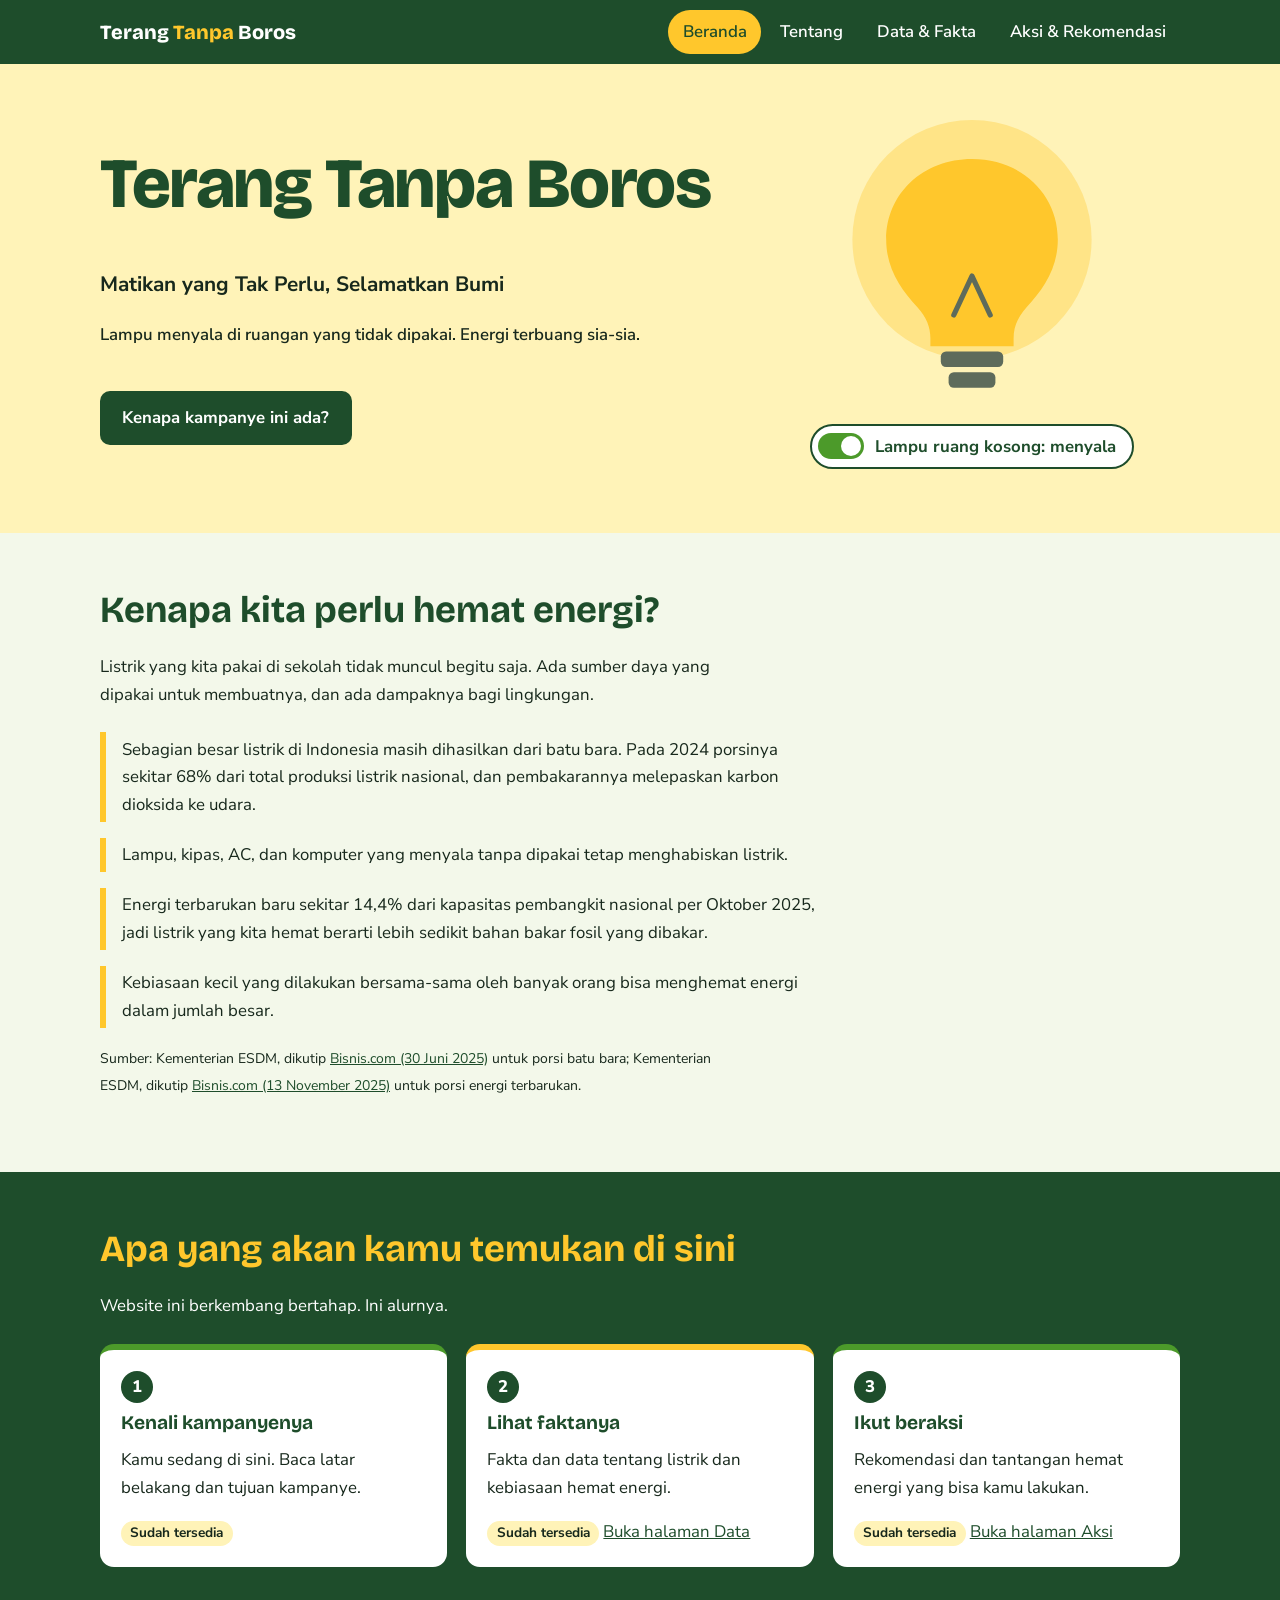
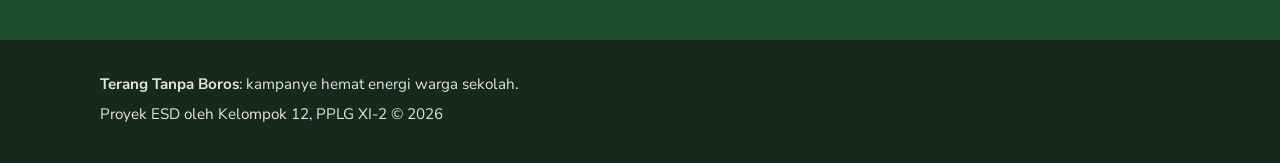
<file: index.html>
<!DOCTYPE html>
<html lang="id">
<head>
<meta charset="UTF-8">
<meta name="viewport" content="width=device-width, initial-scale=1">
<title>Beranda | Terang Tanpa Boros</title>
<meta name="description" content="Kampanye hemat energi untuk warga sekolah: siswa, guru, dan staf.">
<link rel="icon" href="assets/favicon.svg" type="image/svg+xml">
<link rel="preconnect" href="https://fonts.googleapis.com">
<link rel="preconnect" href="https://fonts.gstatic.com" crossorigin>
<link href="https://fonts.googleapis.com/css2?family=Bricolage+Grotesque:wght@700;800&family=Nunito+Sans:wght@400;600;700;800&display=swap" rel="stylesheet">
<link rel="stylesheet" href="css/style.css">
</head>
<body>
<header class="site-header">
 <div class="wrap">
  <a class="brand" href="index.html">Terang <span>Tanpa</span> Boros</a>
  <button class="nav-toggle" aria-expanded="false" aria-controls="menu">Menu</button>
  <nav class="nav" id="menu" aria-label="Navigasi utama">
   <ul>
    <li><a href="index.html" aria-current="page">Beranda</a></li>
    <li><a href="tentang.html">Tentang</a></li>
    <li><a href="data.html">Data &amp; Fakta</a></li>
    <li><a href="aksi.html">Aksi &amp; Rekomendasi</a></li>
   </ul>
  </nav>
 </div>
</header>
<main>
 <section class="hero" data-lamp="on" style="padding-top:3.5rem">
  <div class="wrap">
   <div>
    <h1>Terang Tanpa Boros</h1>
    <p class="tagline">Matikan yang Tak Perlu, Selamatkan Bumi</p>
    <p class="hero-msg" id="pesan" aria-live="polite">Lampu menyala di ruangan yang tidak dipakai. Energi terbuang sia-sia.</p>
    <a class="btn" href="tentang.html">Kenapa kampanye ini ada?</a>
   </div>
   <div class="lamp">
    <svg class="bulb" viewBox="0 0 200 215" role="img" aria-label="Ilustrasi bohlam lampu">
     <circle class="glow" cx="100" cy="92" r="92"/>
     <path class="glass" d="M100 30c-38 0-66 27-66 62 0 22 11 38 24 52 7 8 10 15 10 24v6h64v-6c0-9 3-16 10-24 13-14 24-30 24-52 0-35-28-62-66-62z"/>
     <rect class="part" x="76" y="178" width="48" height="12" rx="4"/>
     <rect class="part" x="82" y="194" width="36" height="12" rx="4"/>
     <path class="fil" d="M86 150l14-30 14 30"/>
    </svg>
    <div>
     <button class="switch" id="saklar" role="switch" aria-checked="true">
      <span class="knob" aria-hidden="true"></span><span id="saklar-label">Lampu ruang kosong: menyala</span>
     </button>
    </div>
   </div>
  </div>
 </section>

 <section>
  <div class="wrap">
   <h2>Kenapa kita perlu hemat energi?</h2>
   <p>Listrik yang kita pakai di sekolah tidak muncul begitu saja. Ada sumber daya yang dipakai untuk membuatnya, dan ada dampaknya bagi lingkungan.</p>
   <ul class="facts">
    <li>Sebagian besar listrik di Indonesia masih dihasilkan dari batu bara. Pada 2024 porsinya sekitar 68% dari total produksi listrik nasional, dan pembakarannya melepaskan karbon dioksida ke udara.</li>
    <li>Lampu, kipas, AC, dan komputer yang menyala tanpa dipakai tetap menghabiskan listrik.</li>
    <li>Energi terbarukan baru sekitar 14,4% dari kapasitas pembangkit nasional per Oktober 2025, jadi listrik yang kita hemat berarti lebih sedikit bahan bakar fosil yang dibakar.</li>
    <li>Kebiasaan kecil yang dilakukan bersama-sama oleh banyak orang bisa menghemat energi dalam jumlah besar.</li>
   </ul>
   <p style="margin-top:1rem"><small>Sumber: Kementerian ESDM, dikutip <a href="https://ekonomi.bisnis.com/read/20250630/44/1889123/jauh-dari-arang-bauran-ebt-cuma-1321-per-mei-2025">Bisnis.com (30 Juni 2025)</a> untuk porsi batu bara; Kementerian ESDM, dikutip <a href="https://ekonomi.bisnis.com/read/20251113/44/1928607/kapasitas-listrik-nasional-tembus-107-gw-porsi-ebt-baru-144">Bisnis.com (13 November 2025)</a> untuk porsi energi terbarukan.</small></p>
  </div>
 </section>

 <section class="band">
  <div class="wrap">
   <h2>Apa yang akan kamu temukan di sini</h2>
   <p>Website ini berkembang bertahap. Ini alurnya.</p>
   <ol class="flow" style="color:var(--ink)">
    <li><h3>Kenali kampanyenya</h3><p>Kamu sedang di sini. Baca latar belakang dan tujuan kampanye.</p><span class="tag">Sudah tersedia</span></li>
    <li><h3>Lihat faktanya</h3><p>Fakta dan data tentang listrik dan kebiasaan hemat energi.</p><span class="tag">Sudah tersedia</span> <a href="data.html">Buka halaman Data</a></li>
    <li><h3>Ikut beraksi</h3><p>Rekomendasi dan tantangan hemat energi yang bisa kamu lakukan.</p><span class="tag">Sudah tersedia</span> <a href="aksi.html">Buka halaman Aksi</a></li>
   </ol>
  </div>
 </section>
</main>
<footer class="site-footer">
 <div class="wrap">
  <p><strong>Terang Tanpa Boros</strong>: kampanye hemat energi warga sekolah.</p>
  <p>Proyek ESD oleh <span>Kelompok 12</span>, <span>PPLG XI-2</span> &copy; <span class="tahun">2026</span></p>
 </div>
</footer>
<script src="js/main.js"></script>
</body>
</html>
</file>
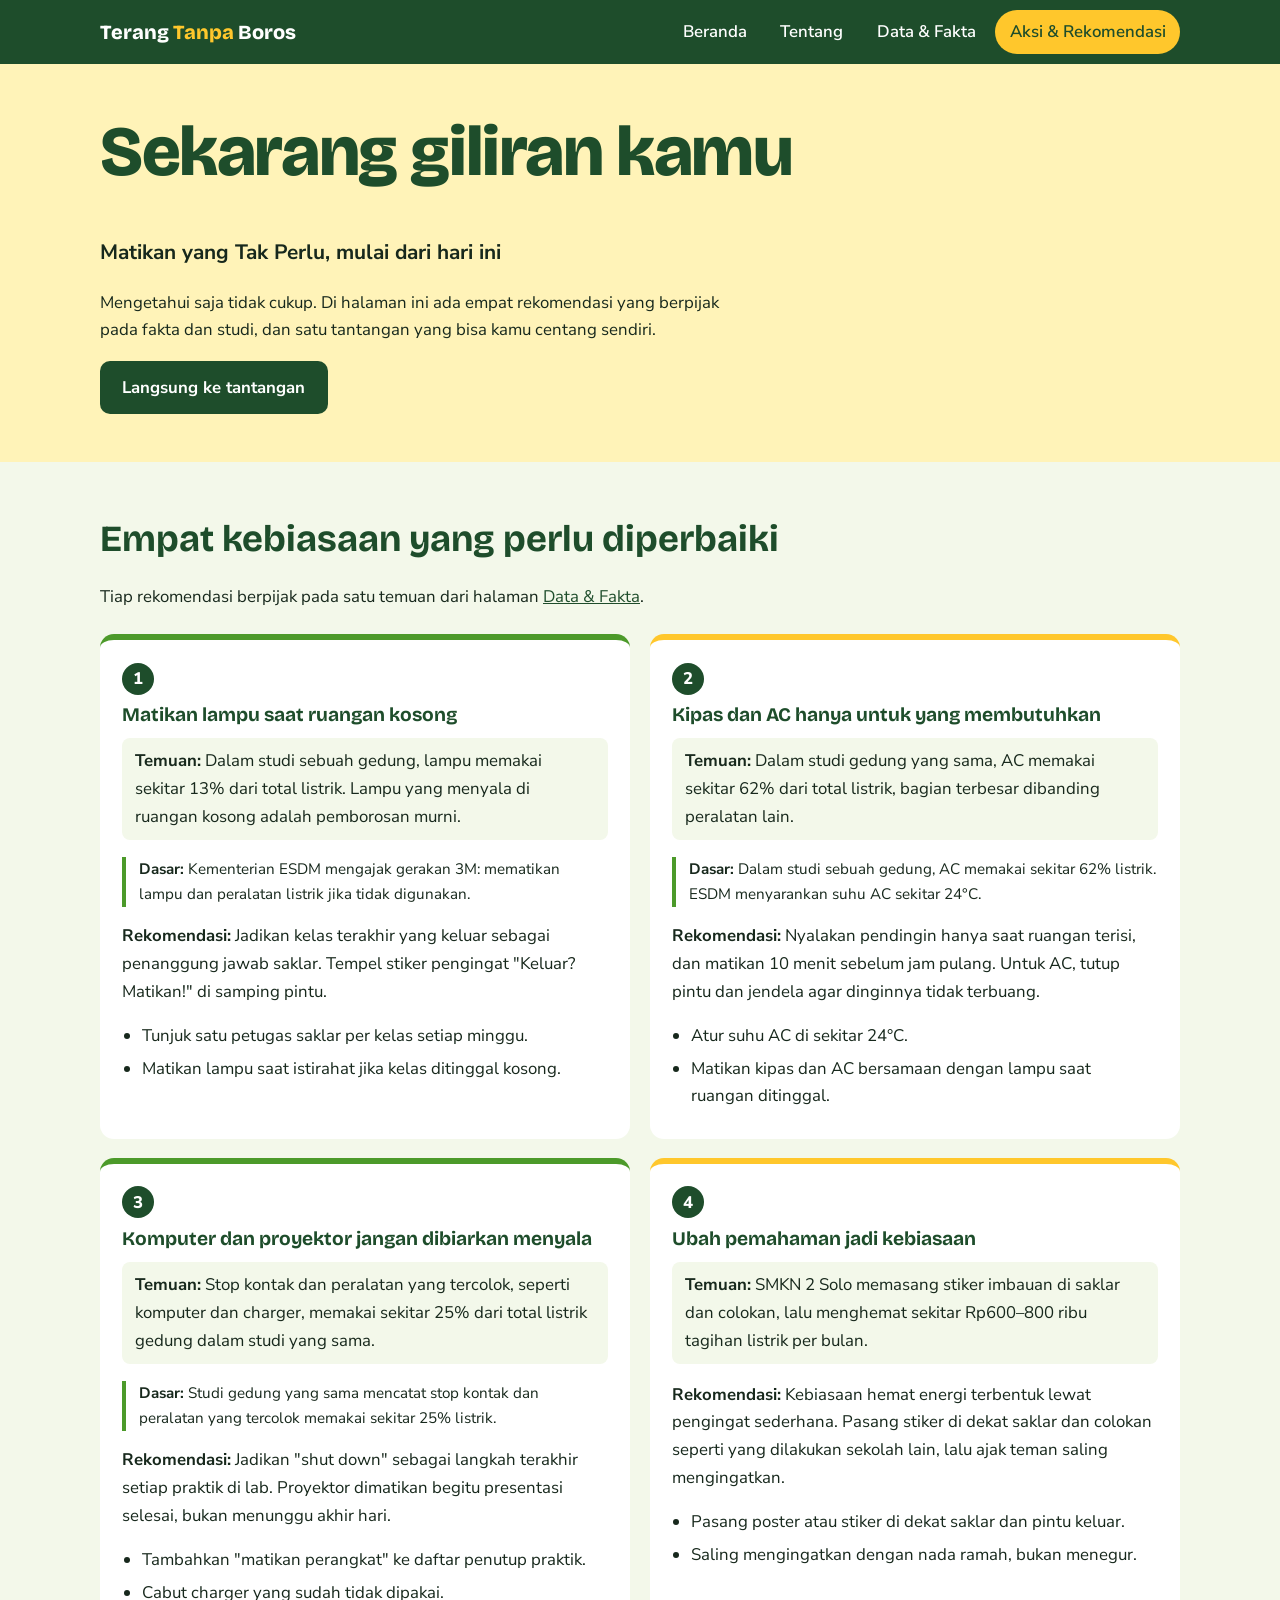
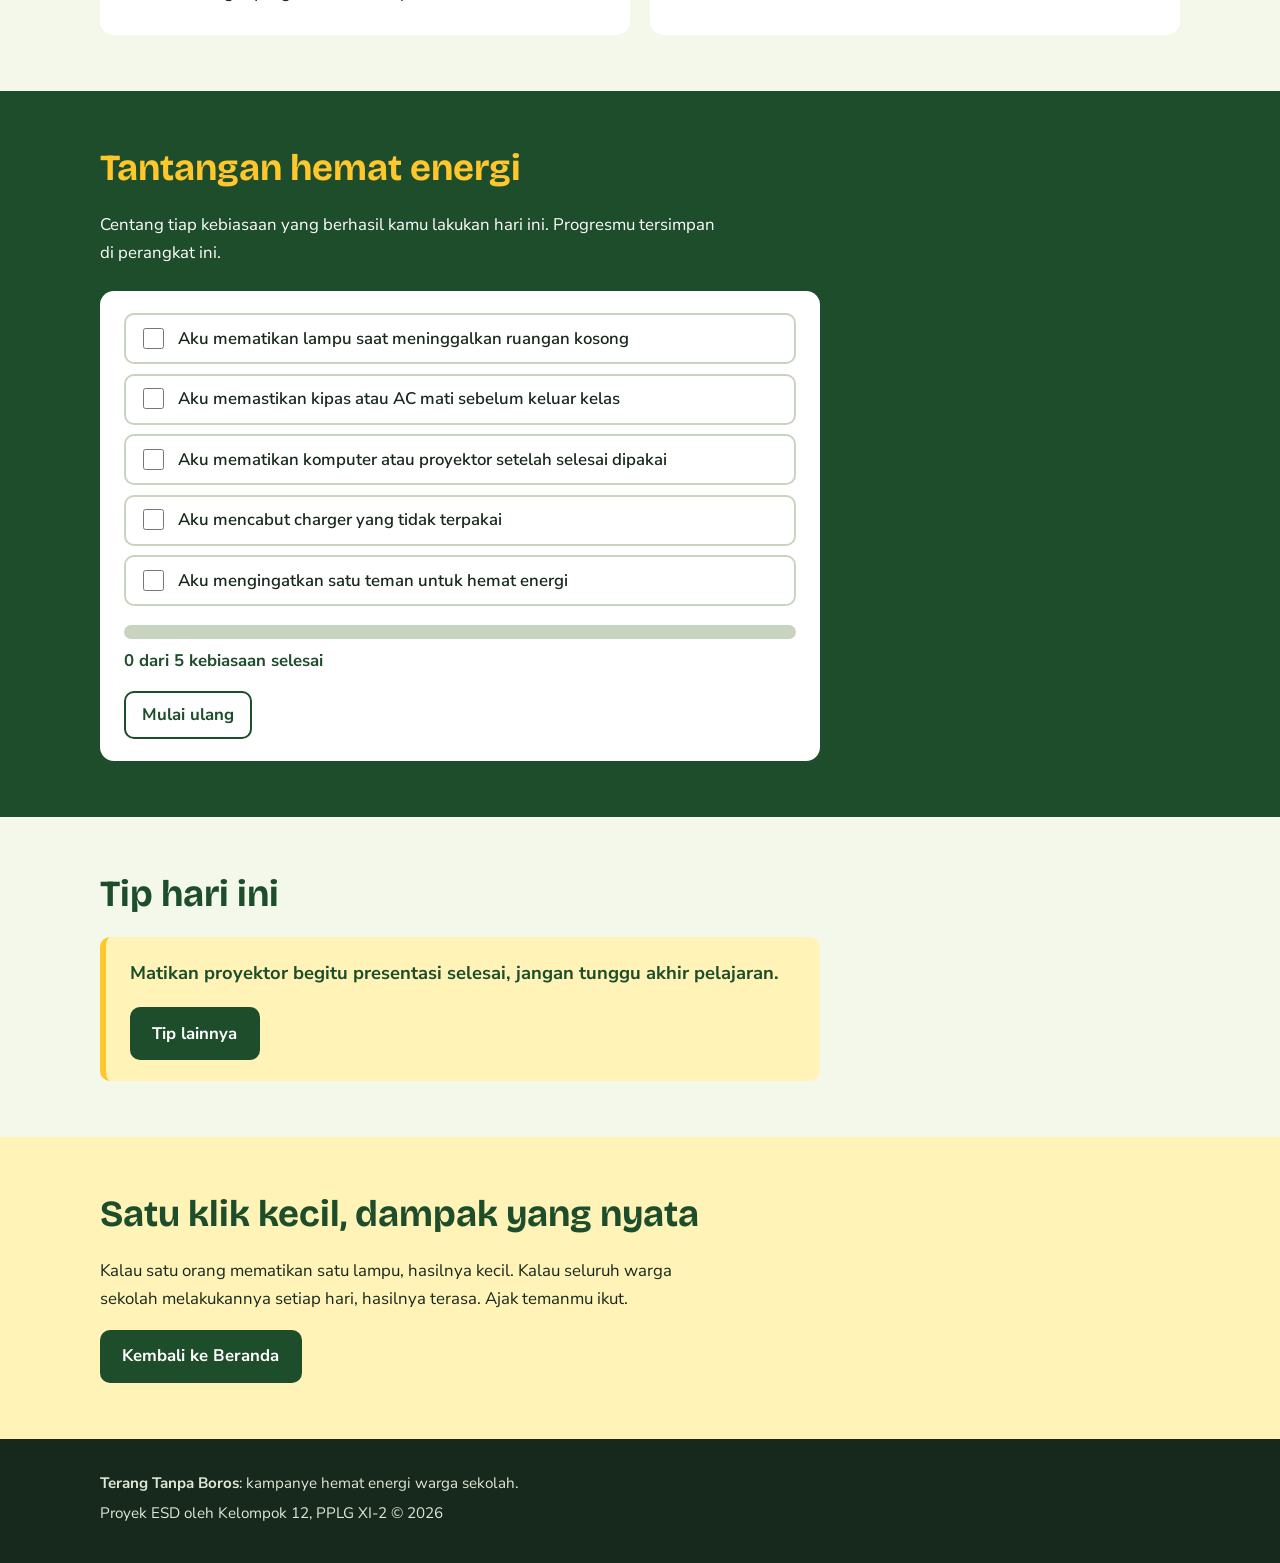
<file: aksi.html>
<!DOCTYPE html>
<html lang="id">
<head>
<meta charset="UTF-8">
<meta name="viewport" content="width=device-width, initial-scale=1">
<title>Aksi &amp; Rekomendasi | Terang Tanpa Boros</title>
<meta name="description" content="Rekomendasi hemat energi untuk warga sekolah dan tantangan yang bisa kamu mulai hari ini.">
<link rel="icon" href="assets/favicon.svg" type="image/svg+xml">
<link rel="preconnect" href="https://fonts.googleapis.com">
<link rel="preconnect" href="https://fonts.gstatic.com" crossorigin>
<link href="https://fonts.googleapis.com/css2?family=Bricolage+Grotesque:wght@700;800&family=Nunito+Sans:wght@400;600;700;800&display=swap" rel="stylesheet">
<link rel="stylesheet" href="css/style.css">
</head>
<body>
<header class="site-header">
 <div class="wrap">
  <a class="brand" href="index.html">Terang <span>Tanpa</span> Boros</a>
  <button class="nav-toggle" aria-expanded="false" aria-controls="menu">Menu</button>
  <nav class="nav" id="menu" aria-label="Navigasi utama">
   <ul>
    <li><a href="index.html">Beranda</a></li>
    <li><a href="tentang.html">Tentang</a></li>
    <li><a href="data.html">Data &amp; Fakta</a></li>
    <li><a href="aksi.html" aria-current="page">Aksi &amp; Rekomendasi</a></li>
   </ul>
  </nav>
 </div>
</header>
<main>
 <section class="hero" data-lamp="on" style="padding-top:3rem;padding-bottom:3rem">
  <div class="wrap one">
   <div>
    <h1>Sekarang giliran kamu</h1>
    <p class="tagline">Matikan yang Tak Perlu, mulai dari hari ini</p>
    <p>Mengetahui saja tidak cukup. Di halaman ini ada empat rekomendasi yang berpijak pada fakta dan studi, dan satu tantangan yang bisa kamu centang sendiri.</p>
    <a class="btn" href="#tantangan">Langsung ke tantangan</a>
   </div>
  </div>
 </section>

 <section id="rekomendasi">
  <div class="wrap">
   <h2>Empat kebiasaan yang perlu diperbaiki</h2>
   <p>Tiap rekomendasi berpijak pada satu temuan dari halaman <a href="data.html">Data &amp; Fakta</a>.</p>

   <div class="rec-grid">
    <article class="rec">
     <span class="rec-no">1</span>
     <h3>Matikan lampu saat ruangan kosong</h3>
     <p class="temuan"><strong>Temuan:</strong> Dalam studi sebuah gedung, lampu memakai sekitar 13% dari total listrik. Lampu yang menyala di ruangan kosong adalah pemborosan murni.</p>
     <p class="dasar"><strong>Dasar:</strong> Kementerian ESDM mengajak gerakan 3M: mematikan lampu dan peralatan listrik jika tidak digunakan.</p>
     <p><strong>Rekomendasi:</strong> Jadikan kelas terakhir yang keluar sebagai penanggung jawab saklar. Tempel stiker pengingat "Keluar? Matikan!" di samping pintu.</p>
     <ul class="steps">
      <li>Tunjuk satu petugas saklar per kelas setiap minggu.</li>
      <li>Matikan lampu saat istirahat jika kelas ditinggal kosong.</li>
     </ul>
    </article>

    <article class="rec">
     <span class="rec-no">2</span>
     <h3>Kipas dan AC hanya untuk yang membutuhkan</h3>
     <p class="temuan"><strong>Temuan:</strong> Dalam studi gedung yang sama, AC memakai sekitar 62% dari total listrik, bagian terbesar dibanding peralatan lain.</p>
     <p class="dasar"><strong>Dasar:</strong> Dalam studi sebuah gedung, AC memakai sekitar 62% listrik. ESDM menyarankan suhu AC sekitar 24&deg;C.</p>
     <p><strong>Rekomendasi:</strong> Nyalakan pendingin hanya saat ruangan terisi, dan matikan 10 menit sebelum jam pulang. Untuk AC, tutup pintu dan jendela agar dinginnya tidak terbuang.</p>
     <ul class="steps">
      <li>Atur suhu AC di sekitar 24&deg;C.</li>
      <li>Matikan kipas dan AC bersamaan dengan lampu saat ruangan ditinggal.</li>
     </ul>
    </article>

    <article class="rec">
     <span class="rec-no">3</span>
     <h3>Komputer dan proyektor jangan dibiarkan menyala</h3>
     <p class="temuan"><strong>Temuan:</strong> Stop kontak dan peralatan yang tercolok, seperti komputer dan charger, memakai sekitar 25% dari total listrik gedung dalam studi yang sama.</p>
     <p class="dasar"><strong>Dasar:</strong> Studi gedung yang sama mencatat stop kontak dan peralatan yang tercolok memakai sekitar 25% listrik.</p>
     <p><strong>Rekomendasi:</strong> Jadikan "shut down" sebagai langkah terakhir setiap praktik di lab. Proyektor dimatikan begitu presentasi selesai, bukan menunggu akhir hari.</p>
     <ul class="steps">
      <li>Tambahkan "matikan perangkat" ke daftar penutup praktik.</li>
      <li>Cabut charger yang sudah tidak dipakai.</li>
     </ul>
    </article>

    <article class="rec">
     <span class="rec-no">4</span>
     <h3>Ubah pemahaman jadi kebiasaan</h3>
     <p class="temuan"><strong>Temuan:</strong> SMKN 2 Solo memasang stiker imbauan di saklar dan colokan, lalu menghemat sekitar Rp600&ndash;800 ribu tagihan listrik per bulan.</p>
     <p><strong>Rekomendasi:</strong> Kebiasaan hemat energi terbentuk lewat pengingat sederhana. Pasang stiker di dekat saklar dan colokan seperti yang dilakukan sekolah lain, lalu ajak teman saling mengingatkan.</p>
     <ul class="steps">
      <li>Pasang poster atau stiker di dekat saklar dan pintu keluar.</li>
      <li>Saling mengingatkan dengan nada ramah, bukan menegur.</li>
     </ul>
    </article>
   </div>
  </div>
 </section>

 <section class="band" id="tantangan">
  <div class="wrap">
   <h2>Tantangan hemat energi</h2>
   <p>Centang tiap kebiasaan yang berhasil kamu lakukan hari ini. Progresmu tersimpan di perangkat ini.</p>
   <div class="challenge">
    <ul class="checks" id="daftar-tantangan">
     <li><label><input type="checkbox" value="lampu"> <span>Aku mematikan lampu saat meninggalkan ruangan kosong</span></label></li>
     <li><label><input type="checkbox" value="kipas"> <span>Aku memastikan kipas atau AC mati sebelum keluar kelas</span></label></li>
     <li><label><input type="checkbox" value="komputer"> <span>Aku mematikan komputer atau proyektor setelah selesai dipakai</span></label></li>
     <li><label><input type="checkbox" value="charger"> <span>Aku mencabut charger yang tidak terpakai</span></label></li>
     <li><label><input type="checkbox" value="ingat"> <span>Aku mengingatkan satu teman untuk hemat energi</span></label></li>
    </ul>
    <div class="progress-wrap">
     <div class="progress" role="progressbar" aria-valuemin="0" aria-valuemax="5" aria-valuenow="0" aria-labelledby="progress-label"><div class="bar" id="bar"></div></div>
     <p id="progress-label" class="progress-label" aria-live="polite">0 dari 5 kebiasaan selesai</p>
    </div>
    <button class="btn-ghost" id="reset-tantangan" type="button">Mulai ulang</button>
   </div>
  </div>
 </section>

 <section id="tips">
  <div class="wrap">
   <h2>Tip hari ini</h2>
   <div class="tip-box">
    <p id="tip-teks" aria-live="polite">Memuat tip...</p>
    <button class="btn" id="tip-lain" type="button">Tip lainnya</button>
   </div>
  </div>
 </section>

 <section class="closing">
  <div class="wrap">
   <h2>Satu klik kecil, dampak yang nyata</h2>
   <p>Kalau satu orang mematikan satu lampu, hasilnya kecil. Kalau seluruh warga sekolah melakukannya setiap hari, hasilnya terasa. Ajak temanmu ikut.</p>
   <a class="btn" href="index.html">Kembali ke Beranda</a>
  </div>
 </section>
</main>
<footer class="site-footer">
 <div class="wrap">
  <p><strong>Terang Tanpa Boros</strong>: kampanye hemat energi warga sekolah.</p>
  <p>Proyek ESD oleh <span>Kelompok 12</span>, <span>PPLG XI-2</span> &copy; <span class="tahun">2026</span></p>
 </div>
</footer>
<script src="js/main.js"></script>
</body>
</html>
</file>
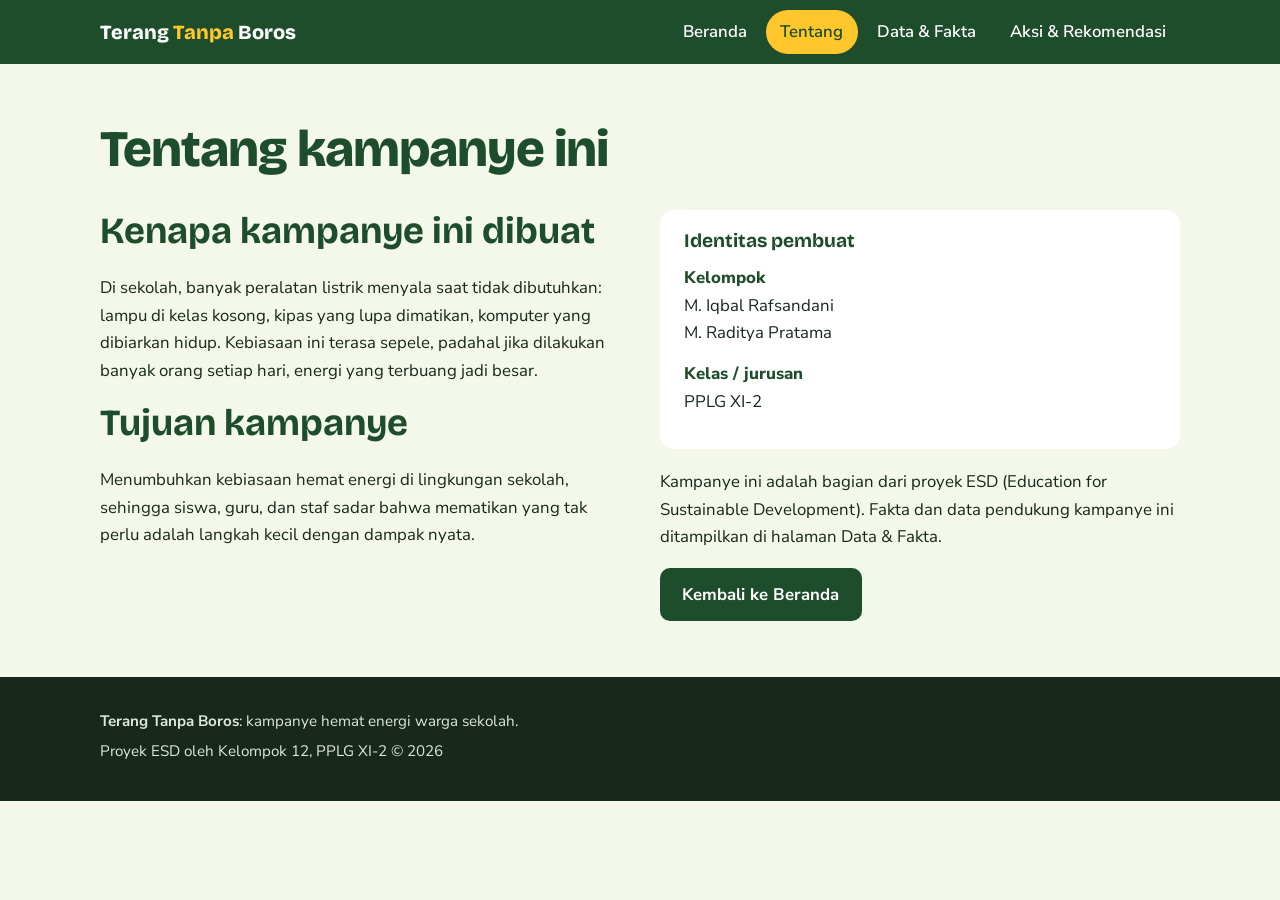
<file: tentang.html>
<!DOCTYPE html>
<html lang="id">
<head>
<meta charset="UTF-8">
<meta name="viewport" content="width=device-width, initial-scale=1">
<title>Tentang | Terang Tanpa Boros</title>
<meta name="description" content="Kampanye hemat energi untuk warga sekolah: siswa, guru, dan staf.">
<link rel="icon" href="assets/favicon.svg" type="image/svg+xml">
<link rel="preconnect" href="https://fonts.googleapis.com">
<link rel="preconnect" href="https://fonts.gstatic.com" crossorigin>
<link href="https://fonts.googleapis.com/css2?family=Bricolage+Grotesque:wght@700;800&family=Nunito+Sans:wght@400;600;700;800&display=swap" rel="stylesheet">
<link rel="stylesheet" href="css/style.css">
</head>
<body>
<header class="site-header">
 <div class="wrap">
  <a class="brand" href="index.html">Terang <span>Tanpa</span> Boros</a>
  <button class="nav-toggle" aria-expanded="false" aria-controls="menu">Menu</button>
  <nav class="nav" id="menu" aria-label="Navigasi utama">
   <ul>
    <li><a href="index.html">Beranda</a></li>
    <li><a href="tentang.html" aria-current="page">Tentang</a></li>
    <li><a href="data.html">Data &amp; Fakta</a></li>
    <li><a href="aksi.html">Aksi &amp; Rekomendasi</a></li>
   </ul>
  </nav>
 </div>
</header>
<main>
 <section>
  <div class="wrap">
   <h1 style="font-size:clamp(2rem,6vw,3.2rem)">Tentang kampanye ini</h1>
   <div class="about-grid">
    <div>
     <h2>Kenapa kampanye ini dibuat</h2>
     <p>Di sekolah, banyak peralatan listrik menyala saat tidak dibutuhkan: lampu di kelas kosong, kipas yang lupa dimatikan, komputer yang dibiarkan hidup. Kebiasaan ini terasa sepele, padahal jika dilakukan banyak orang setiap hari, energi yang terbuang jadi besar.</p>

     <h2>Tujuan kampanye</h2>
     <p>Menumbuhkan kebiasaan hemat energi di lingkungan sekolah, sehingga siswa, guru, dan staf sadar bahwa mematikan yang tak perlu adalah langkah kecil dengan dampak nyata.</p>
    </div>
    <div>
     <div class="identity">
      <h3>Identitas pembuat</h3>
      <dl>
       <dt>Kelompok</dt><dd>M. Iqbal Rafsandani <br>
                                         M. Raditya Pratama</dd>
       <dt>Kelas / jurusan</dt><dd>PPLG XI-2</dd>
      </dl>
     </div>
     <p style="margin-top:1.2rem">Kampanye ini adalah bagian dari proyek ESD (Education for Sustainable Development). Fakta dan data pendukung kampanye ini ditampilkan di halaman Data &amp; Fakta.</p>
     <a class="btn" href="index.html">Kembali ke Beranda</a>
    </div>
   </div>
  </div>
 </section>
</main>
<footer class="site-footer">
 <div class="wrap">
  <p><strong>Terang Tanpa Boros</strong>: kampanye hemat energi warga sekolah.</p>
  <p>Proyek ESD oleh <span>Kelompok 12</span>, <span>PPLG XI-2</span> &copy; <span class="tahun">2026</span></p>
 </div>
</footer>
<script src="js/main.js"></script>
</body>
</html>
</file>
<file: css/style.css>
:root {
    --pine: #1E4D2B;
    --leaf: #4C9A2A;
    --sun: #FFC72C;
    --lemon: #FFF3B8;
    --mist: #F3F8EA;
    --ink: #17281C;
    --off: #C9D4C0;
    --head: "Bricolage Grotesque", "Trebuchet MS", system-ui, sans-serif;
    --body: "Nunito Sans", system-ui, -apple-system, "Segoe UI", sans-serif
}

* {
    box-sizing: border-box
}

html {
    scroll-behavior: smooth
}

body {
    margin: 0;
    font-family: var(--body);
    color: var(--ink);
    background: var(--mist);
    line-height: 1.65;
    font-size: 1.05rem
}

img,
svg {
    max-width: 100%
}

a {
    color: var(--pine)
}

:focus-visible {
    outline: 3px solid var(--sun);
    outline-offset: 3px;
    border-radius: 4px
}

.wrap {
    width: min(1080px, 92%);
    margin-inline: auto
}

h1,
h2,
h3 {
    font-family: var(--head);
    line-height: 1.15;
    margin: 0 0 .6em;
    color: var(--pine)
}

h1 {
    font-size: clamp(2.4rem, 7vw, 4.4rem);
    font-weight: 800;
    letter-spacing: -.02em
}

h2 {
    font-size: clamp(1.6rem, 4vw, 2.3rem);
    font-weight: 700
}

h3 {
    font-size: 1.2rem
}

p {
    margin: 0 0 1em;
    max-width: 62ch
}

/* header & navbar */
.site-header {
    position: sticky;
    top: 0;
    z-index: 10;
    background: var(--pine);
    color: #fff
}

.site-header .wrap {
    display: flex;
    align-items: center;
    justify-content: space-between;
    min-height: 64px
}

.brand {
    font-family: var(--head);
    font-weight: 800;
    font-size: 1.25rem;
    color: #fff;
    text-decoration: none
}

.brand span {
    color: var(--sun)
}

.nav-toggle {
    display: none;
    background: none;
    border: 2px solid #fff;
    color: #fff;
    border-radius: 8px;
    padding: .35rem .7rem;
    font: inherit;
    cursor: pointer
}

.nav ul {
    list-style: none;
    display: flex;
    gap: .3rem;
    margin: 0;
    padding: 0
}

.nav a {
    display: block;
    padding: .5rem .9rem;
    border-radius: 999px;
    color: #fff;
    text-decoration: none;
    font-weight: 600
}

.nav a:hover {
    background: rgba(255, 255, 255, .14)
}

.nav a[aria-current="page"] {
    background: var(--sun);
    color: var(--pine)
}

.hero {
    background: var(--lemon);
    transition: background .5s, color .5s;
    padding: 3.5rem 0 4rem
}

.hero .wrap {
    display: grid;
    grid-template-columns: 1.2fr .8fr;
    gap: 2.5rem;
    align-items: center
}

.tagline {
    font-size: 1.3rem;
    font-weight: 700;
    margin-bottom: 1.2rem
}

.hero-msg {
    min-height: 3.2em;
    font-weight: 600
}

.btn {
    display: inline-block;
    background: var(--pine);
    color: #fff;
    padding: .8rem 1.4rem;
    border-radius: 10px;
    font-weight: 700;
    text-decoration: none
}

.btn:hover {
    background: var(--leaf)
}

.hero[data-lamp="off"] {
    background: var(--pine)
}

.hero[data-lamp="off"] h1,
.hero[data-lamp="off"] .tagline,
.hero[data-lamp="off"] .hero-msg {
    color: #fff
}

.hero[data-lamp="off"] .btn {
    background: var(--sun);
    color: var(--pine)
}

.lamp {
    text-align: center
}

.bulb {
    width: min(260px, 70%);
    height: auto
}

.bulb .glass {
    fill: var(--sun);
    transition: fill .5s
}

.bulb .glow {
    fill: var(--sun);
    opacity: .35;
    transition: opacity .5s
}

.bulb .part {
    fill: #5E6B5B
}

.bulb .fil {
    fill: none;
    stroke: #5E6B5B;
    stroke-width: 4;
    stroke-linecap: round;
    stroke-linejoin: round
}

.hero[data-lamp="off"] .glass {
    fill: var(--off)
}

.hero[data-lamp="off"] .glow {
    opacity: 0
}

.switch {
    display: inline-flex;
    align-items: center;
    gap: .7rem;
    margin-top: 1rem;
    background: #fff;
    border: 2px solid var(--pine);
    border-radius: 999px;
    padding: .4rem 1rem .4rem .4rem;
    font: inherit;
    font-weight: 700;
    color: var(--pine);
    cursor: pointer
}

.switch .knob {
    width: 46px;
    height: 26px;
    border-radius: 999px;
    background: var(--leaf);
    position: relative;
    transition: background .3s
}

.switch .knob::after {
    content: "";
    position: absolute;
    top: 3px;
    left: 23px;
    width: 20px;
    height: 20px;
    border-radius: 50%;
    background: #fff;
    transition: left .3s
}

.switch[aria-checked="false"] .knob {
    background: #9aa596
}

.switch[aria-checked="false"] .knob::after {
    left: 3px
}

section {
    padding: 3.5rem 0
}

.facts {
    list-style: none;
    padding: 0;
    margin: 1.5rem 0 0;
    display: grid;
    gap: 1rem;
    max-width: 720px
}

.facts li {
    border-left: 6px solid var(--sun);
    padding: .2rem 0 .2rem 1rem
}

.flow {
    display: grid;
    grid-template-columns: repeat(3, 1fr);
    gap: 1.2rem;
    margin-top: 1.5rem;
    counter-reset: s;
    padding: 0;
    list-style: none
}

.flow li {
    background: #fff;
    border-radius: 14px;
    padding: 1.3rem;
    border-top: 6px solid var(--leaf);
    counter-increment: s
}

.flow li::before {
    content: counter(s);
    display: inline-grid;
    place-items: center;
    width: 2rem;
    height: 2rem;
    border-radius: 50%;
    background: var(--pine);
    color: #fff;
    font-weight: 800;
    margin-bottom: .6rem
}

.flow li:nth-child(2) {
    border-top-color: var(--sun)
}

.flow .tag {
    display: inline-block;
    font-size: .85rem;
    font-weight: 700;
    background: var(--lemon);
    padding: .1rem .6rem;
    border-radius: 999px
}

.band {
    background: var(--pine);
    color: #fff
}

.band h2 {
    color: var(--sun)
}

.about-grid {
    display: grid;
    grid-template-columns: 1fr 1fr;
    gap: 2.5rem
}

.identity {
    background: #fff;
    border-radius: 14px;
    padding: 1.3rem 1.5rem
}

.identity dl {
    margin: 0
}

.identity dt {
    font-weight: 800;
    color: var(--pine)
}

.identity dd {
    margin: 0 0 .8rem
}

.fill {
    background: var(--lemon);
    padding: 0 .3rem;
    border-radius: 4px;
    color: var(--ink)
}

.site-footer {
    background: var(--ink);
    color: #dfe8d8;
    padding: 2rem 0;
    font-size: .95rem
}

.site-footer p {
    margin: 0 0 .3rem;
    max-width: none
}

@media(max-width:760px) {
    .nav-toggle {
        display: block
    }

    .nav {
        display: none;
        position: absolute;
        left: 0;
        right: 0;
        top: 64px;
        background: var(--pine);
        padding: .5rem 4%
    }

    .nav.open {
        display: block
    }

    .nav ul {
        flex-direction: column
    }

    .hero .wrap,
    .about-grid,
    .flow {
        grid-template-columns: 1fr
    }
}

@media(prefers-reduced-motion:reduce) {
    * {
        transition: none !important;
        scroll-behavior: auto !important
    }
}

/* ===== Fase 3: Aksi & Rekomendasi ===== */
.hero .wrap.one {
    grid-template-columns: 1fr
}

.rec-grid {
    display: grid;
    grid-template-columns: repeat(2, 1fr);
    gap: 1.2rem;
    margin-top: 1.5rem
}

.rec {
    position: relative;
    background: #fff;
    border-radius: 14px;
    padding: 1.4rem 1.4rem 1rem;
    border-top: 6px solid var(--leaf)
}

.rec:nth-child(even) {
    border-top-color: var(--sun)
}

.rec-no {
    display: inline-grid;
    place-items: center;
    width: 2rem;
    height: 2rem;
    border-radius: 50%;
    background: var(--pine);
    color: #fff;
    font-weight: 800;
    margin-bottom: .6rem
}

.rec p {
    max-width: none
}

.temuan {
    background: var(--mist);
    border-radius: 8px;
    padding: .6rem .8rem
}

.steps {
    margin: 0 0 .8rem;
    padding-left: 1.2rem
}

.steps li {
    margin-bottom: .3rem
}

.note {
    margin-top: 1.2rem
}

.challenge {
    background: #fff;
    color: var(--ink);
    border-radius: 14px;
    padding: 1.4rem 1.5rem;
    margin-top: 1.5rem;
    max-width: 720px
}

.checks {
    list-style: none;
    margin: 0 0 1.2rem;
    padding: 0;
    display: grid;
    gap: .6rem
}

.checks label {
    display: flex;
    gap: .7rem;
    align-items: flex-start;
    padding: .6rem .8rem;
    border-radius: 10px;
    border: 2px solid var(--off);
    cursor: pointer;
    font-weight: 600
}

.checks label:has(input:checked) {
    background: var(--lemon);
    border-color: var(--sun)
}

.checks input {
    width: 1.3rem;
    height: 1.3rem;
    margin-top: .2rem;
    accent-color: var(--pine);
    flex: none
}

.progress {
    height: 14px;
    background: var(--off);
    border-radius: 999px;
    overflow: hidden
}

.progress .bar {
    height: 100%;
    width: 0;
    background: var(--leaf);
    border-radius: 999px;
    transition: width .4s
}

.progress-label {
    margin: .5rem 0 1rem;
    font-weight: 700;
    color: var(--pine)
}

.btn-ghost {
    background: none;
    border: 2px solid var(--pine);
    color: var(--pine);
    border-radius: 10px;
    padding: .5rem 1rem;
    font: inherit;
    font-weight: 700;
    cursor: pointer
}

.btn-ghost:hover {
    background: var(--lemon)
}

.tip-box {
    background: var(--lemon);
    border-left: 6px solid var(--sun);
    border-radius: 10px;
    padding: 1.3rem 1.5rem;
    max-width: 720px
}

.tip-box p {
    font-size: 1.15rem;
    font-weight: 700;
    color: var(--pine)
}

.tip-box .btn {
    border: 0;
    font: inherit;
    font-weight: 700;
    cursor: pointer
}

.closing {
    background: var(--lemon)
}

@media(max-width:760px) {
    .rec-grid {
        grid-template-columns: 1fr
    }
}


/* ===== Fase 2: Data & Fakta ===== */
.chart-grid {
    display: grid;
    grid-template-columns: repeat(2, 1fr);
    gap: 1.2rem;
    margin-top: 1.5rem
}

.chart-card {
    background: #fff;
    border-radius: 14px;
    padding: 1.3rem 1.4rem;
    border-top: 6px solid var(--leaf)
}

.chart-card:nth-child(even) {
    border-top-color: var(--sun)
}

.chart-card h2 {
    font-size: 1.25rem
}

.chart-src {
    font-size: .9rem;
    color: #55655a;
    margin-bottom: .8rem
}

.chart-box {
    position: relative;
    height: 280px
}

.chart-note {
    margin: 1rem 0 0;
    font-weight: 600
}

.dummy-banner {
    background: var(--lemon);
    border-left: 6px solid var(--sun);
    border-radius: 8px;
    padding: .8rem 1rem;
    margin-top: 1rem;
    max-width: 720px
}

.chart-error {
    grid-column: 1 / -1;
    background: #fff;
    border-left: 6px solid var(--sun);
    padding: 1rem;
    border-radius: 8px;
    max-width: none
}

.cta-next {
    margin-top: 2.5rem
}

@media(max-width:760px) {
    .chart-grid {
        grid-template-columns: 1fr
    }
}

.tag-dummy {
    display: inline-block;
    font-size: .75rem;
    font-weight: 700;
    background: var(--lemon);
    border: 1px solid var(--sun);
    padding: 0 .5rem;
    border-radius: 999px;
    white-space: nowrap
}


.stats {
    list-style: none;
    padding: 0;
    margin: 1rem 0 .6rem;
    display: grid;
    grid-template-columns: repeat(auto-fit, minmax(210px, 1fr));
    gap: 1rem
}

.stat {
    background: var(--pine);
    color: #fff;
    border-radius: 14px;
    padding: 1.2rem 1.3rem
}

.stat strong {
    display: block;
    font-family: var(--head);
    font-size: clamp(2rem, 5vw, 2.8rem);
    line-height: 1.1;
    color: var(--sun)
}

.stat-src {
    max-width: none
}

@media(max-width:760px) {
    .stats {
        grid-template-columns: 1fr
    }
}


.dasar {
    font-size: .95rem;
    border-left: 4px solid var(--leaf);
    padding-left: .8rem
}
</file>
